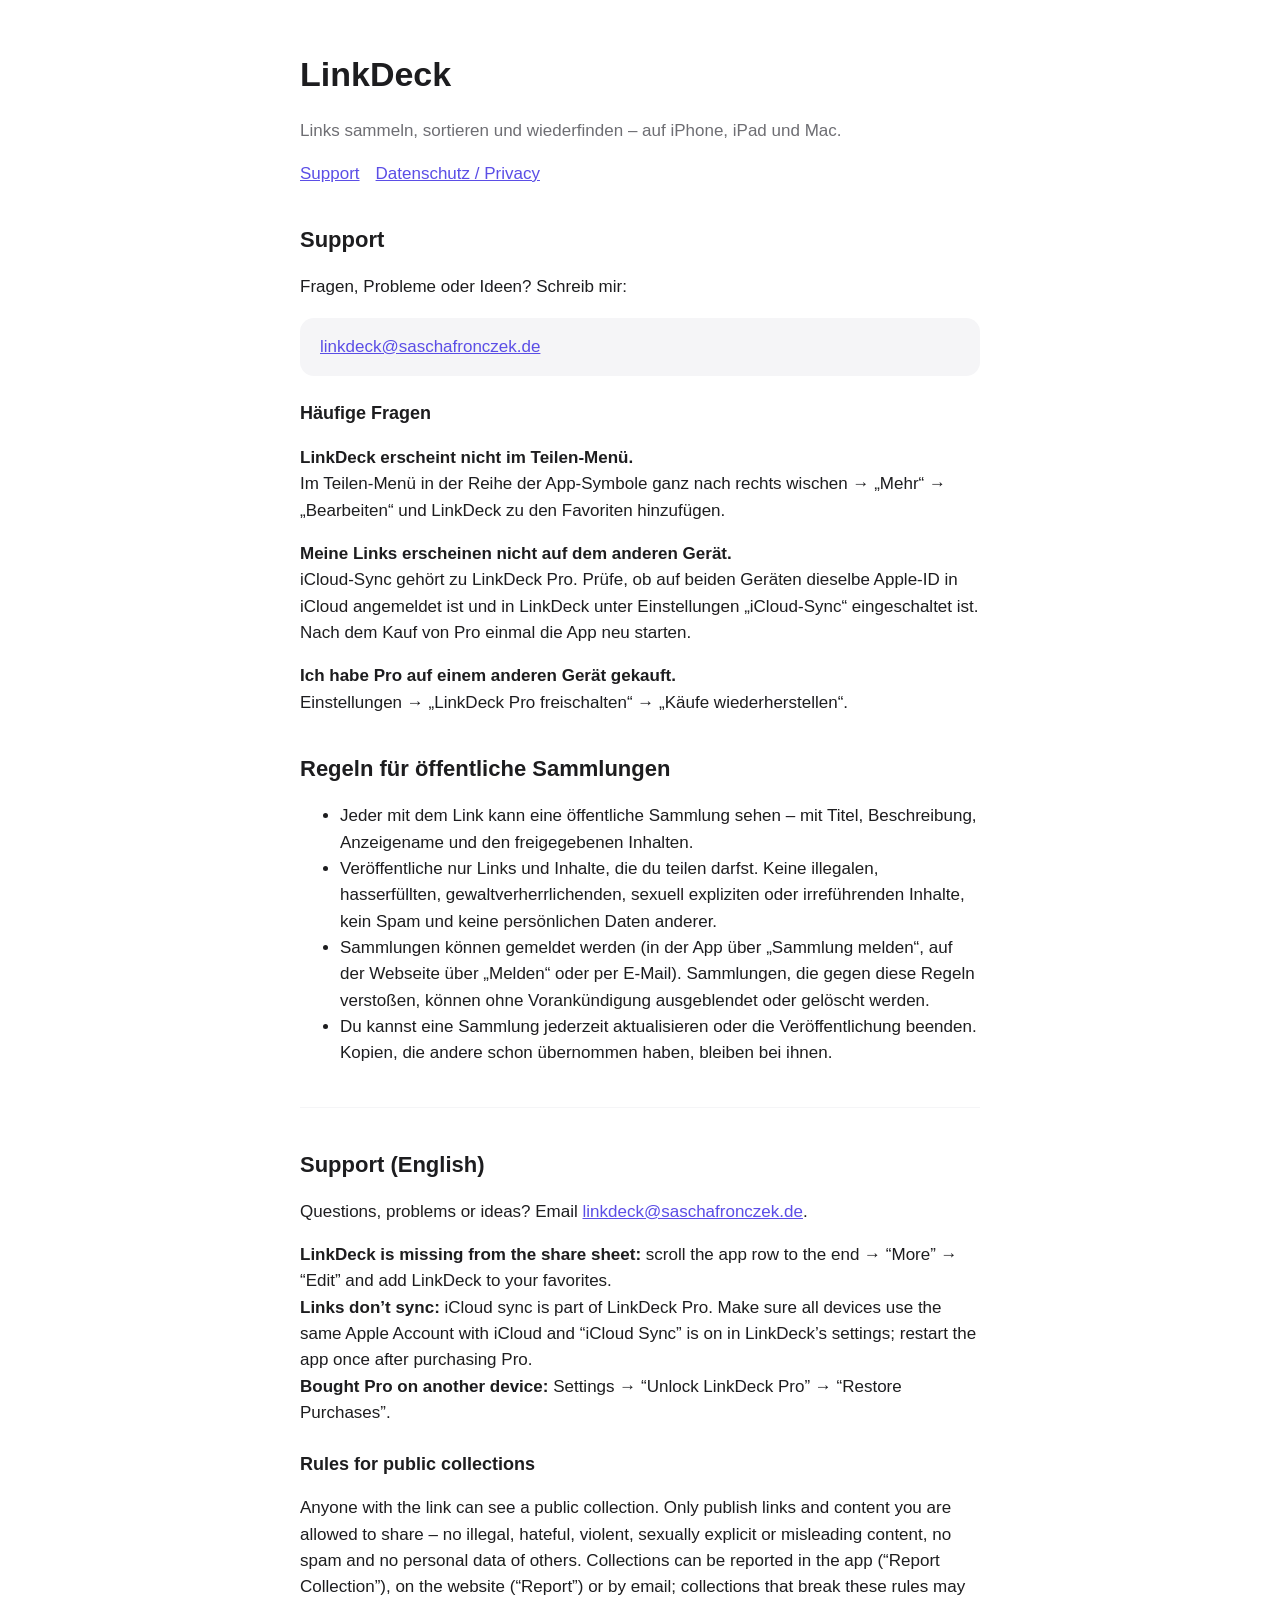
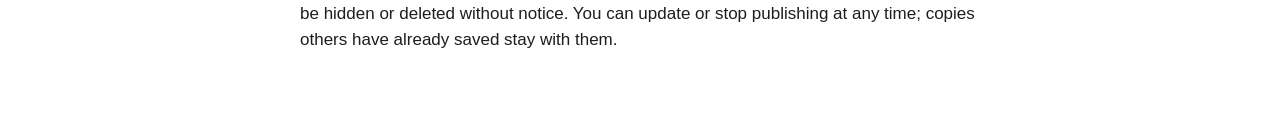
<file: index.html>
<!doctype html>
<html lang="de">
<head>
<meta charset="utf-8"><meta name="viewport" content="width=device-width, initial-scale=1">
<title>LinkDeck – Support</title>
<link rel="stylesheet" href="style.css">
</head>
<body><main>
<h1>LinkDeck</h1>
<p class="muted">Links sammeln, sortieren und wiederfinden – auf iPhone, iPad und Mac.</p>
<nav><a href="index.html">Support</a><a href="privacy.html">Datenschutz / Privacy</a></nav>

<h2>Support</h2>
<p>Fragen, Probleme oder Ideen? Schreib mir:</p>
<div class="card"><a href="mailto:linkdeck@saschafronczek.de">linkdeck@saschafronczek.de</a></div>

<h3>Häufige Fragen</h3>
<p><strong>LinkDeck erscheint nicht im Teilen-Menü.</strong><br>
Im Teilen-Menü in der Reihe der App-Symbole ganz nach rechts wischen → „Mehr“ → „Bearbeiten“ und LinkDeck zu den Favoriten hinzufügen.</p>
<p><strong>Meine Links erscheinen nicht auf dem anderen Gerät.</strong><br>
iCloud-Sync gehört zu LinkDeck Pro. Prüfe, ob auf beiden Geräten dieselbe Apple-ID in iCloud angemeldet ist und in LinkDeck unter Einstellungen „iCloud-Sync“ eingeschaltet ist. Nach dem Kauf von Pro einmal die App neu starten.</p>
<p><strong>Ich habe Pro auf einem anderen Gerät gekauft.</strong><br>
Einstellungen → „LinkDeck Pro freischalten“ → „Käufe wiederherstellen“.</p>

<h2 id="regeln">Regeln für öffentliche Sammlungen</h2>
<ul>
<li>Jeder mit dem Link kann eine öffentliche Sammlung sehen – mit Titel, Beschreibung, Anzeigename und den freigegebenen Inhalten.</li>
<li>Veröffentliche nur Links und Inhalte, die du teilen darfst. Keine illegalen, hasserfüllten, gewaltverherrlichenden, sexuell expliziten oder irreführenden Inhalte, kein Spam und keine persönlichen Daten anderer.</li>
<li>Sammlungen können gemeldet werden (in der App über „Sammlung melden“, auf der Webseite über „Melden“ oder per E-Mail). Sammlungen, die gegen diese Regeln verstoßen, können ohne Vorankündigung ausgeblendet oder gelöscht werden.</li>
<li>Du kannst eine Sammlung jederzeit aktualisieren oder die Veröffentlichung beenden. Kopien, die andere schon übernommen haben, bleiben bei ihnen.</li>
</ul>

<hr>
<h2 lang="en">Support (English)</h2>
<p lang="en">Questions, problems or ideas? Email <a href="mailto:linkdeck@saschafronczek.de">linkdeck@saschafronczek.de</a>.</p>
<p lang="en"><strong>LinkDeck is missing from the share sheet:</strong> scroll the app row to the end → “More” → “Edit” and add LinkDeck to your favorites.<br>
<strong>Links don’t sync:</strong> iCloud sync is part of LinkDeck Pro. Make sure all devices use the same Apple Account with iCloud and “iCloud Sync” is on in LinkDeck’s settings; restart the app once after purchasing Pro.<br>
<strong>Bought Pro on another device:</strong> Settings → “Unlock LinkDeck Pro” → “Restore Purchases”.</p>
<h3 lang="en" id="rules">Rules for public collections</h3>
<p lang="en">Anyone with the link can see a public collection. Only publish links and content you are allowed to share – no illegal, hateful, violent, sexually explicit or misleading content, no spam and no personal data of others. Collections can be reported in the app (“Report Collection”), on the website (“Report”) or by email; collections that break these rules may be hidden or deleted without notice. You can update or stop publishing at any time; copies others have already saved stay with them.</p>
</main></body></html>
</file>
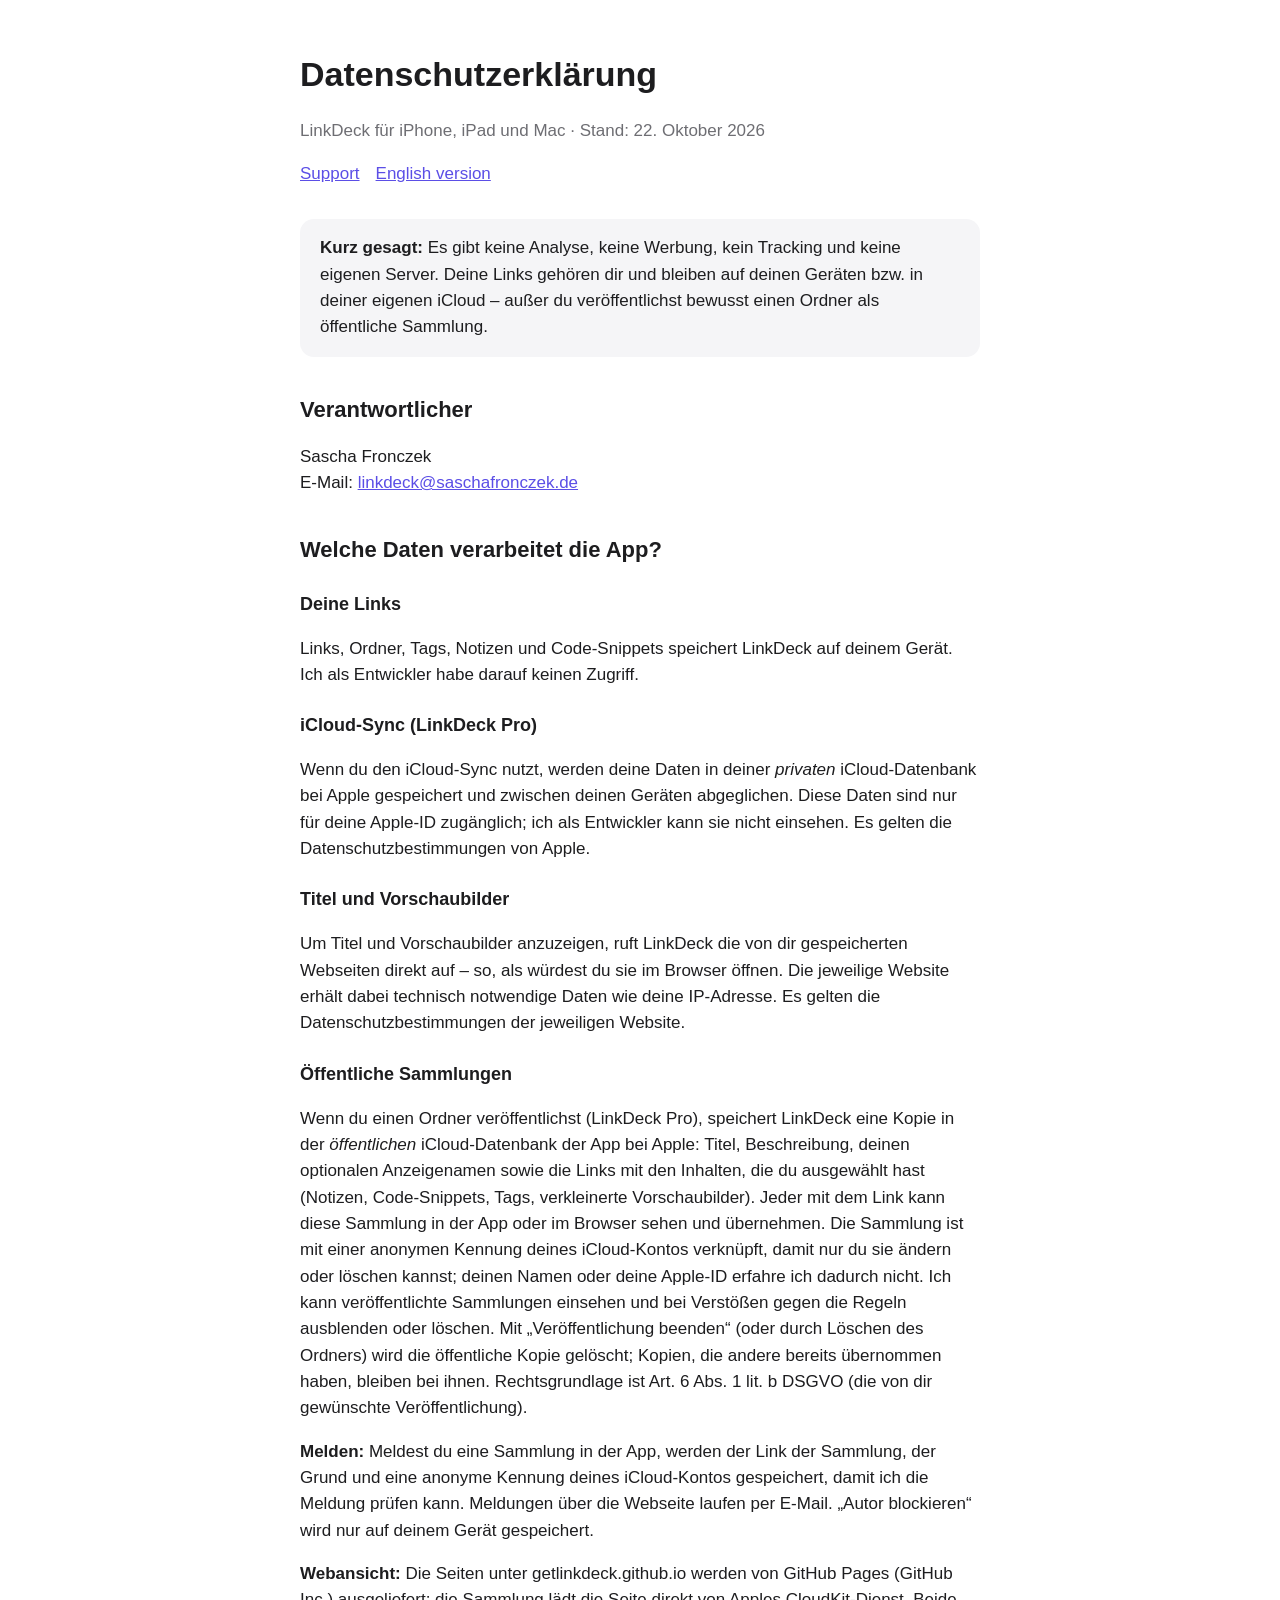
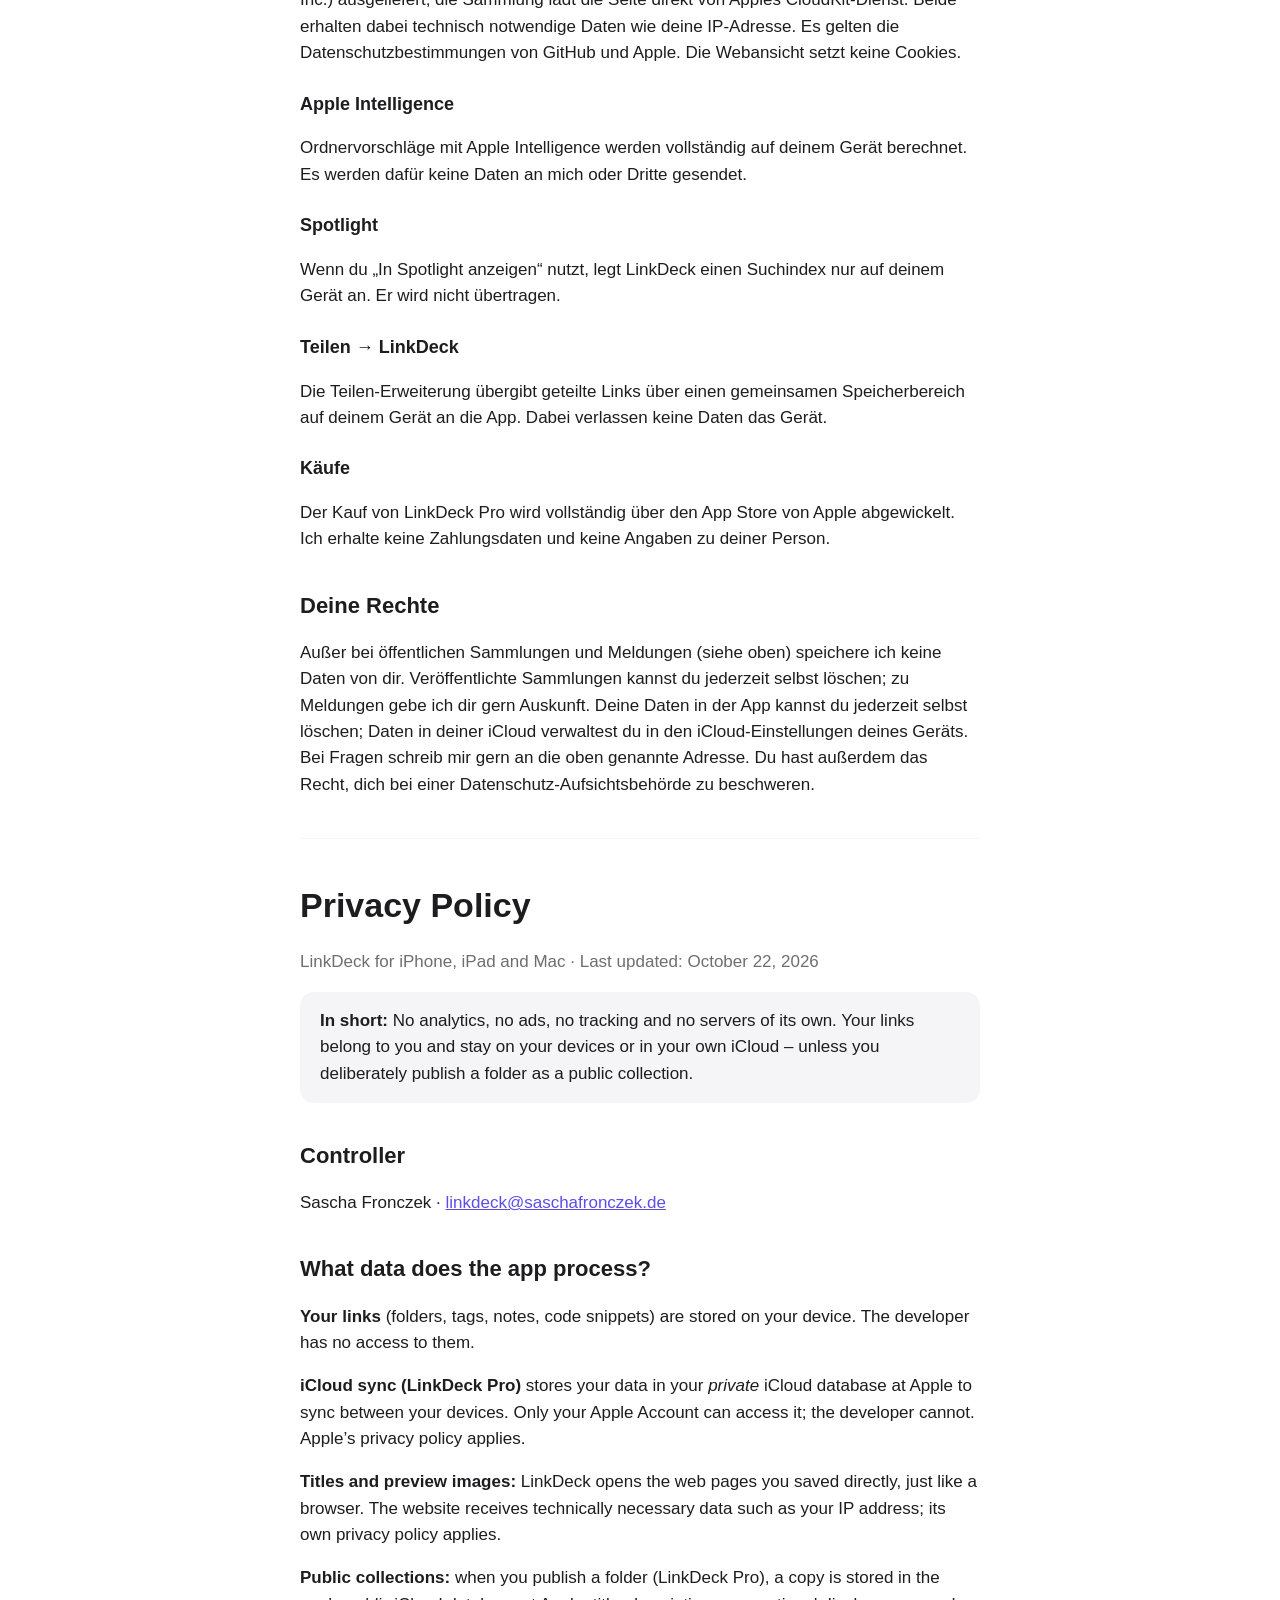
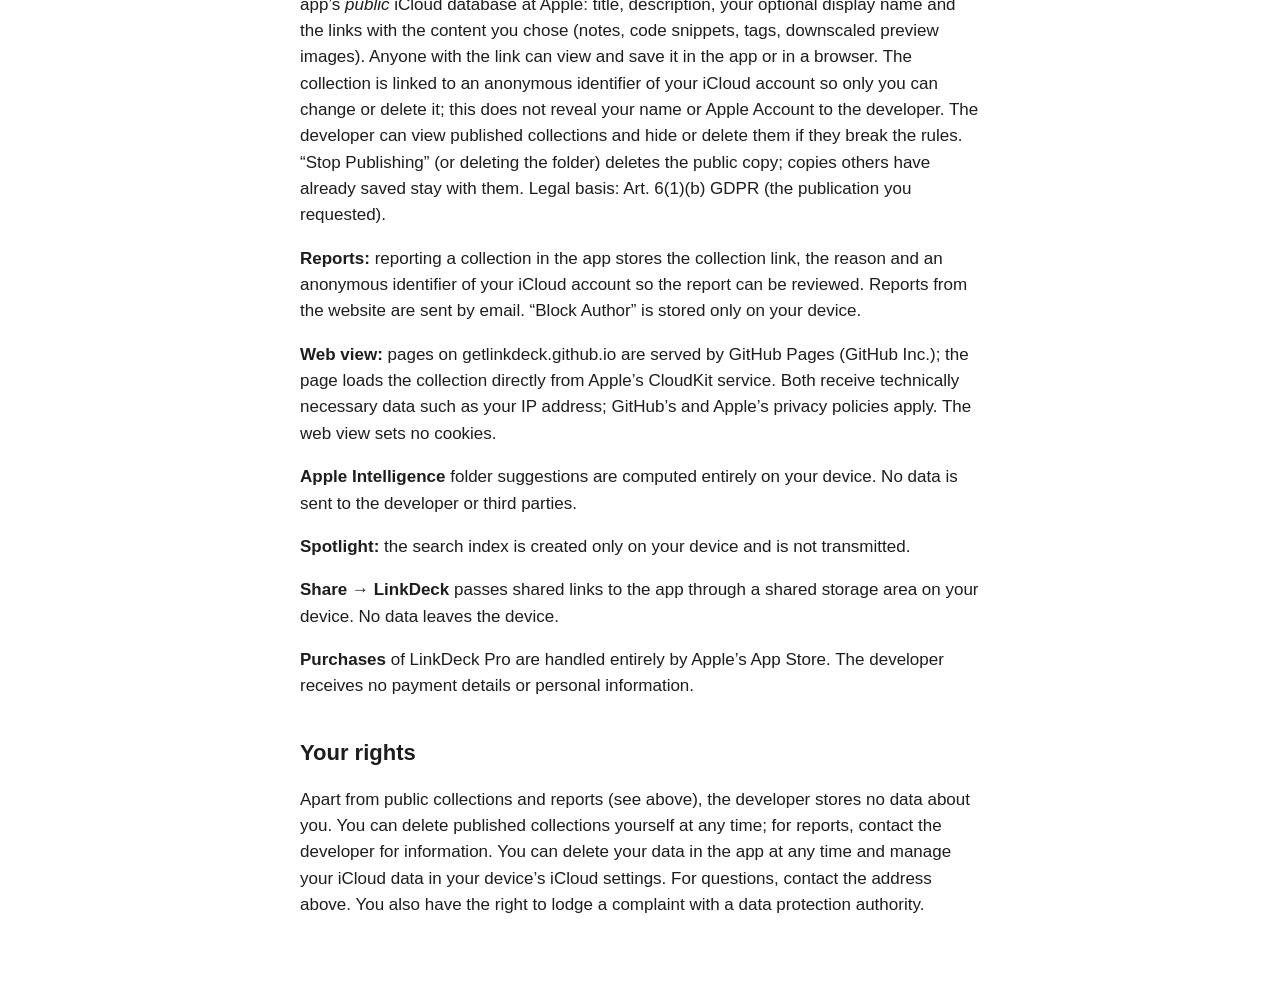
<file: privacy.html>
<!doctype html>
<html lang="de">
<head>
<meta charset="utf-8"><meta name="viewport" content="width=device-width, initial-scale=1">
<title>LinkDeck – Datenschutz</title>
<link rel="stylesheet" href="style.css">
</head>
<body><main>
<h1>Datenschutzerklärung</h1>
<p class="muted">LinkDeck für iPhone, iPad und Mac · Stand: 22. Oktober 2026</p>
<nav><a href="index.html">Support</a><a href="#english">English version</a></nav>

<div class="card"><strong>Kurz gesagt:</strong> Es gibt keine Analyse, keine Werbung, kein Tracking und keine eigenen Server. Deine Links gehören dir und bleiben auf deinen Geräten bzw. in deiner eigenen iCloud – außer du veröffentlichst bewusst einen Ordner als öffentliche Sammlung.</div>

<h2>Verantwortlicher</h2>
<p>Sascha Fronczek<br>E-Mail: <a href="mailto:linkdeck@saschafronczek.de">linkdeck@saschafronczek.de</a></p>

<h2>Welche Daten verarbeitet die App?</h2>
<h3>Deine Links</h3>
<p>Links, Ordner, Tags, Notizen und Code-Snippets speichert LinkDeck auf deinem Gerät. Ich als Entwickler habe darauf keinen Zugriff.</p>
<h3>iCloud-Sync (LinkDeck Pro)</h3>
<p>Wenn du den iCloud-Sync nutzt, werden deine Daten in deiner <em>privaten</em> iCloud-Datenbank bei Apple gespeichert und zwischen deinen Geräten abgeglichen. Diese Daten sind nur für deine Apple-ID zugänglich; ich als Entwickler kann sie nicht einsehen. Es gelten die Datenschutzbestimmungen von Apple.</p>
<h3>Titel und Vorschaubilder</h3>
<p>Um Titel und Vorschaubilder anzuzeigen, ruft LinkDeck die von dir gespeicherten Webseiten direkt auf – so, als würdest du sie im Browser öffnen. Die jeweilige Website erhält dabei technisch notwendige Daten wie deine IP-Adresse. Es gelten die Datenschutzbestimmungen der jeweiligen Website.</p>
<h3>Öffentliche Sammlungen</h3>
<p>Wenn du einen Ordner veröffentlichst (LinkDeck Pro), speichert LinkDeck eine Kopie in der <em>öffentlichen</em> iCloud-Datenbank der App bei Apple: Titel, Beschreibung, deinen optionalen Anzeigenamen sowie die Links mit den Inhalten, die du ausgewählt hast (Notizen, Code-Snippets, Tags, verkleinerte Vorschaubilder). Jeder mit dem Link kann diese Sammlung in der App oder im Browser sehen und übernehmen. Die Sammlung ist mit einer anonymen Kennung deines iCloud-Kontos verknüpft, damit nur du sie ändern oder löschen kannst; deinen Namen oder deine Apple-ID erfahre ich dadurch nicht. Ich kann veröffentlichte Sammlungen einsehen und bei Verstößen gegen die Regeln ausblenden oder löschen. Mit „Veröffentlichung beenden“ (oder durch Löschen des Ordners) wird die öffentliche Kopie gelöscht; Kopien, die andere bereits übernommen haben, bleiben bei ihnen. Rechtsgrundlage ist Art. 6 Abs. 1 lit. b DSGVO (die von dir gewünschte Veröffentlichung).</p>
<p><strong>Melden:</strong> Meldest du eine Sammlung in der App, werden der Link der Sammlung, der Grund und eine anonyme Kennung deines iCloud-Kontos gespeichert, damit ich die Meldung prüfen kann. Meldungen über die Webseite laufen per E-Mail. „Autor blockieren“ wird nur auf deinem Gerät gespeichert.</p>
<p><strong>Webansicht:</strong> Die Seiten unter getlinkdeck.github.io werden von GitHub Pages (GitHub Inc.) ausgeliefert; die Sammlung lädt die Seite direkt von Apples CloudKit-Dienst. Beide erhalten dabei technisch notwendige Daten wie deine IP-Adresse. Es gelten die Datenschutzbestimmungen von GitHub und Apple. Die Webansicht setzt keine Cookies.</p>
<h3>Apple Intelligence</h3>
<p>Ordnervorschläge mit Apple Intelligence werden vollständig auf deinem Gerät berechnet. Es werden dafür keine Daten an mich oder Dritte gesendet.</p>
<h3>Spotlight</h3>
<p>Wenn du „In Spotlight anzeigen“ nutzt, legt LinkDeck einen Suchindex nur auf deinem Gerät an. Er wird nicht übertragen.</p>
<h3>Teilen → LinkDeck</h3>
<p>Die Teilen-Erweiterung übergibt geteilte Links über einen gemeinsamen Speicherbereich auf deinem Gerät an die App. Dabei verlassen keine Daten das Gerät.</p>
<h3>Käufe</h3>
<p>Der Kauf von LinkDeck Pro wird vollständig über den App Store von Apple abgewickelt. Ich erhalte keine Zahlungsdaten und keine Angaben zu deiner Person.</p>

<h2>Deine Rechte</h2>
<p>Außer bei öffentlichen Sammlungen und Meldungen (siehe oben) speichere ich keine Daten von dir. Veröffentlichte Sammlungen kannst du jederzeit selbst löschen; zu Meldungen gebe ich dir gern Auskunft. Deine Daten in der App kannst du jederzeit selbst löschen; Daten in deiner iCloud verwaltest du in den iCloud-Einstellungen deines Geräts. Bei Fragen schreib mir gern an die oben genannte Adresse. Du hast außerdem das Recht, dich bei einer Datenschutz-Aufsichtsbehörde zu beschweren.</p>

<hr>
<h1 id="english" lang="en">Privacy Policy</h1>
<div lang="en">
<p class="muted">LinkDeck for iPhone, iPad and Mac · Last updated: October 22, 2026</p>
<div class="card"><strong>In short:</strong> No analytics, no ads, no tracking and no servers of its own. Your links belong to you and stay on your devices or in your own iCloud – unless you deliberately publish a folder as a public collection.</div>
<h2>Controller</h2>
<p>Sascha Fronczek · <a href="mailto:linkdeck@saschafronczek.de">linkdeck@saschafronczek.de</a></p>
<h2>What data does the app process?</h2>
<p><strong>Your links</strong> (folders, tags, notes, code snippets) are stored on your device. The developer has no access to them.</p>
<p><strong>iCloud sync (LinkDeck Pro)</strong> stores your data in your <em>private</em> iCloud database at Apple to sync between your devices. Only your Apple Account can access it; the developer cannot. Apple’s privacy policy applies.</p>
<p><strong>Titles and preview images:</strong> LinkDeck opens the web pages you saved directly, just like a browser. The website receives technically necessary data such as your IP address; its own privacy policy applies.</p>
<p><strong>Public collections:</strong> when you publish a folder (LinkDeck Pro), a copy is stored in the app’s <em>public</em> iCloud database at Apple: title, description, your optional display name and the links with the content you chose (notes, code snippets, tags, downscaled preview images). Anyone with the link can view and save it in the app or in a browser. The collection is linked to an anonymous identifier of your iCloud account so only you can change or delete it; this does not reveal your name or Apple Account to the developer. The developer can view published collections and hide or delete them if they break the rules. “Stop Publishing” (or deleting the folder) deletes the public copy; copies others have already saved stay with them. Legal basis: Art. 6(1)(b) GDPR (the publication you requested).</p>
<p><strong>Reports:</strong> reporting a collection in the app stores the collection link, the reason and an anonymous identifier of your iCloud account so the report can be reviewed. Reports from the website are sent by email. “Block Author” is stored only on your device.</p>
<p><strong>Web view:</strong> pages on getlinkdeck.github.io are served by GitHub Pages (GitHub Inc.); the page loads the collection directly from Apple’s CloudKit service. Both receive technically necessary data such as your IP address; GitHub’s and Apple’s privacy policies apply. The web view sets no cookies.</p>
<p><strong>Apple Intelligence</strong> folder suggestions are computed entirely on your device. No data is sent to the developer or third parties.</p>
<p><strong>Spotlight:</strong> the search index is created only on your device and is not transmitted.</p>
<p><strong>Share → LinkDeck</strong> passes shared links to the app through a shared storage area on your device. No data leaves the device.</p>
<p><strong>Purchases</strong> of LinkDeck Pro are handled entirely by Apple’s App Store. The developer receives no payment details or personal information.</p>
<h2>Your rights</h2>
<p>Apart from public collections and reports (see above), the developer stores no data about you. You can delete published collections yourself at any time; for reports, contact the developer for information. You can delete your data in the app at any time and manage your iCloud data in your device’s iCloud settings. For questions, contact the address above. You also have the right to lodge a complaint with a data protection authority.</p>
</div>
</main></body></html>
</file>
<file: style.css>
:root { --bg:#ffffff; --fg:#1d1d1f; --muted:#6e6e73; --accent:#5b4ee6; --card:#f5f5f7; }
@media (prefers-color-scheme: dark) { :root { --bg:#000000; --fg:#f5f5f7; --muted:#a1a1a6; --accent:#8f86ff; --card:#1c1c1e; } }
* { box-sizing: border-box; }
body { margin:0; background:var(--bg); color:var(--fg); font:17px/1.55 -apple-system, BlinkMacSystemFont, "Helvetica Neue", Arial, sans-serif; }
main { max-width:720px; margin:0 auto; padding:48px 20px 64px; }
h1 { font-size:34px; margin:0 0 4px; } h2 { font-size:22px; margin:36px 0 8px; } h3 { font-size:18px; margin:24px 0 6px; }
p, li { color:var(--fg); } .muted { color:var(--muted); }
a { color:var(--accent); }
.card { background:var(--card); border-radius:14px; padding:16px 20px; margin:16px 0; }
nav { display:flex; gap:16px; margin:12px 0 32px; flex-wrap:wrap; }
hr { border:none; border-top:1px solid var(--card); margin:40px 0; }
</file>
